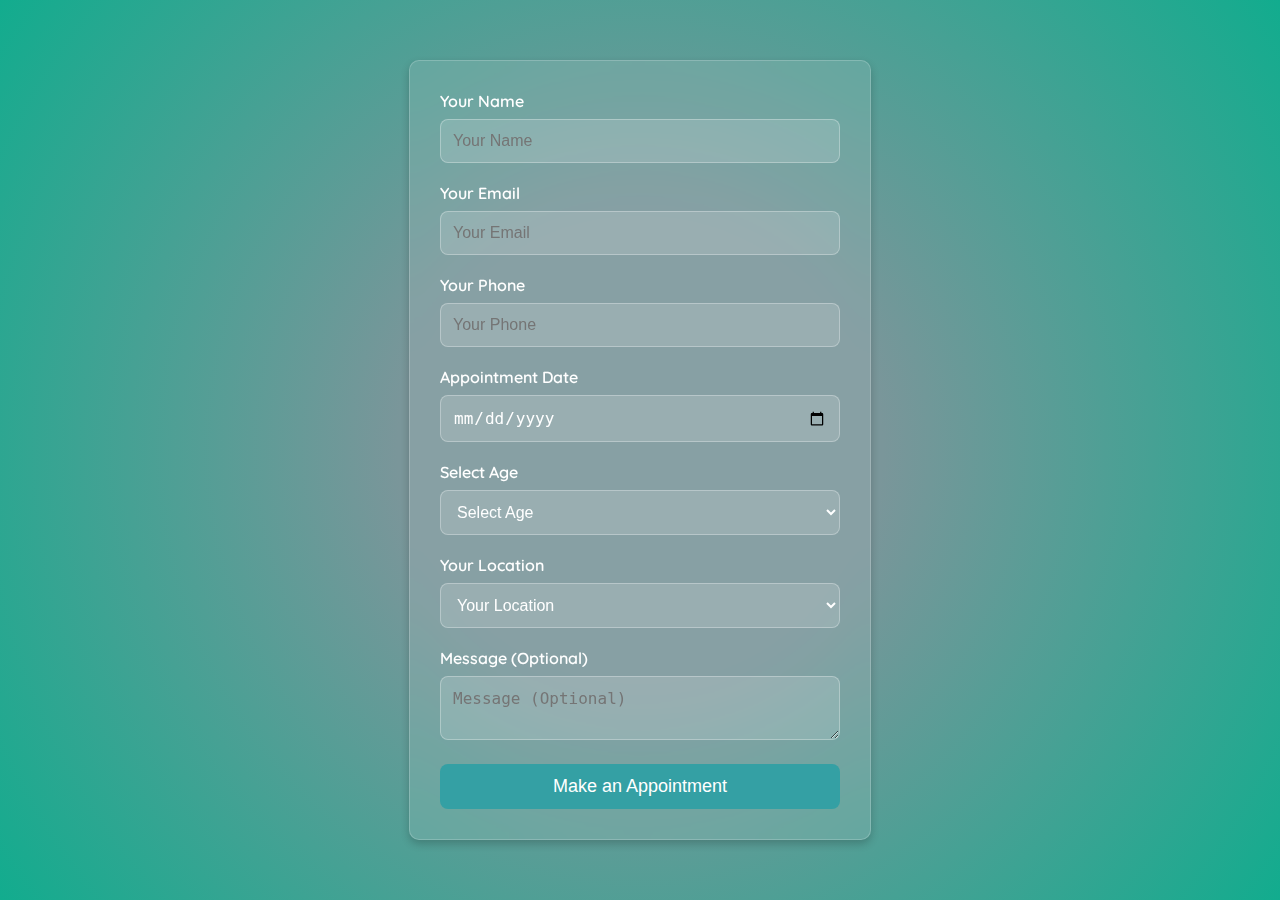
<file: appointment.html>
<!DOCTYPE html>
<html lang="en">
<head>
    <meta charset="UTF-8">
    <meta name="viewport" content="width=device-width, initial-scale=1.0">
    <title>RapiDoc</title>
    <style>
        @import url('https://fonts.googleapis.com/css2?family=Quicksand:wght@300;400;500;600;700&display=swap');

        body {
            font-family: 'Quicksand', sans-serif;
            background: rgb(122, 150, 154);
            background: radial-gradient(circle, rgba(122, 150, 154, 1) 31%, rgba(18, 172, 142, 1) 100%);
            display: flex;
            justify-content: center;
            align-items: center;
            height: 100vh;
            margin: 0;
            padding: 10px;
            box-sizing: border-box;
        }

        .appointment-form {
            background: rgba(255, 255, 255, 0.1);
            backdrop-filter: blur(15px);
            max-width: 400px;
            width: 100%;
            margin: 20px;
            padding: 30px;
            border: 1px solid rgba(255, 255, 255, 0.2);
            border-radius: 10px;
            box-shadow: 0 4px 8px rgba(0, 0, 0, 0.2);
            transition: transform 0.3s, box-shadow 0.3s;
        }

        .appointment-form:hover {
            transform: translateY(-5px);
            box-shadow: 0 8px 16px rgba(0, 0, 0, 0.3);
        }

        .form-group {
            margin-bottom: 20px;
        }

        label {
            display: block;
            font-weight: 600;
            margin-bottom: 8px;
            color: #ffffff;
        }

        input[type="text"],
        input[type="email"],
        input[type="date"],
        input[type="time"],
        textarea,
        select {
            width: 100%;
            padding: 12px;
            border: 1px solid rgba(255, 255, 255, 0.3);
            border-radius: 8px;
            box-sizing: border-box;
            background-color: rgba(255, 255, 255, 0.15);
            color: #ffffff;
            transition: all 0.3s;
            font-size: 16px;
        }

        input[type="text"]:focus,
        input[type="email"]:focus,
        input[type="date"]:focus,
        input[type="time"]:focus,
        textarea:focus,
        select:focus {
            border-color: #34a0a4;
            outline: none;
            box-shadow: 0 0 5px rgba(52, 160, 164, 0.5);
        }

        button {
            width: 100%;
            padding: 12px;
            background-color: #34a0a4;
            color: #ffffff;
            border: none;
            border-radius: 8px;
            cursor: pointer;
            transition: background-color 0.3s, box-shadow 0.3s;
            font-size: 18px;
        }

        button:hover {
            background-color: #2b908b;
            box-shadow: 0 4px 8px rgba(0, 0, 0, 0.2);
        }

        button:active {
            background-color: #267a75;
        }

        button a {
            text-decoration: none;
            color: #ffffff;
        }

        @media (max-width: 600px) {
            .appointment-form {
                padding: 20px;
                margin: 10px;
            }

            button {
                padding: 14px;
            }

            input[type="text"],
            input[type="email"],
            input[type="date"],
            input[type="time"],
            textarea,
            select {
                padding: 10px;
            }
        }
    </style>
</head>
<body>

<form id="appointmentForm" class="appointment-form">
    <div class="form-group">
        <label for="name">Your Name</label>
        <input type="text" id="name" name="name" placeholder="Your Name" required>
    </div>

    <div class="form-group">
        <label for="email">Your Email</label>
        <input type="email" id="email" name="email" placeholder="Your Email" required>
    </div>

    <div class="form-group">
        <label for="phone">Your Phone</label>
        <input type="text" id="phone" name="phone" placeholder="Your Phone" required>
    </div>

    <div class="form-group">
        <label for="date">Appointment Date</label>
        <input type="date" id="date" name="date" placeholder="Appointment Date" required>
    </div>

    <div class="form-group">
        <label for="age">Select Age</label>
        <select id="age" name="age" required>
            <option value="" disabled selected>Select Age</option>
            <option value="Under 18">Under 18</option>
            <option value="18-30">18-30</option>
            <option value="31-50">31-50</option>
            <option value="51-70">51-70</option>
            <option value="71 and above">71 and above</option>
        </select>
    </div>

    <div class="form-group">
        <label for="location">Your Location</label>
        <select id="location" name="location" required>
            <option value="" disabled selected>Your Location</option>
            <option value="Location 1">Hyderabad</option>
            <option value="Location 2">Chennai</option>
            <option value="Location 3">Delhi</option>
            <option value="Location 4">Ahmedabad</option>
            <option value="Location 5">Kolkata</option>
            <option value="Location 6">Banglore</option>
        </select>
    </div>

    <div class="form-group">
        <label for="message">Message (Optional)</label>
        <textarea id="message" name="message" placeholder="Message (Optional)"></textarea>
    </div>

    <button type="submit">Make an Appointment</button>
</form>

<script>
    document.getElementById('appointmentForm').addEventListener('submit', function(event) {
        event.preventDefault(); // Prevent the default form submission

        // Simulate form submission
        setTimeout(function() {
            alert('Appointment successful');
            // Optionally, clear the form fields after submission
            document.getElementById('appointmentForm').reset();
        }, 500); // Simulate a delay for form submission
    });
</script>

</body>
</html>
</file>
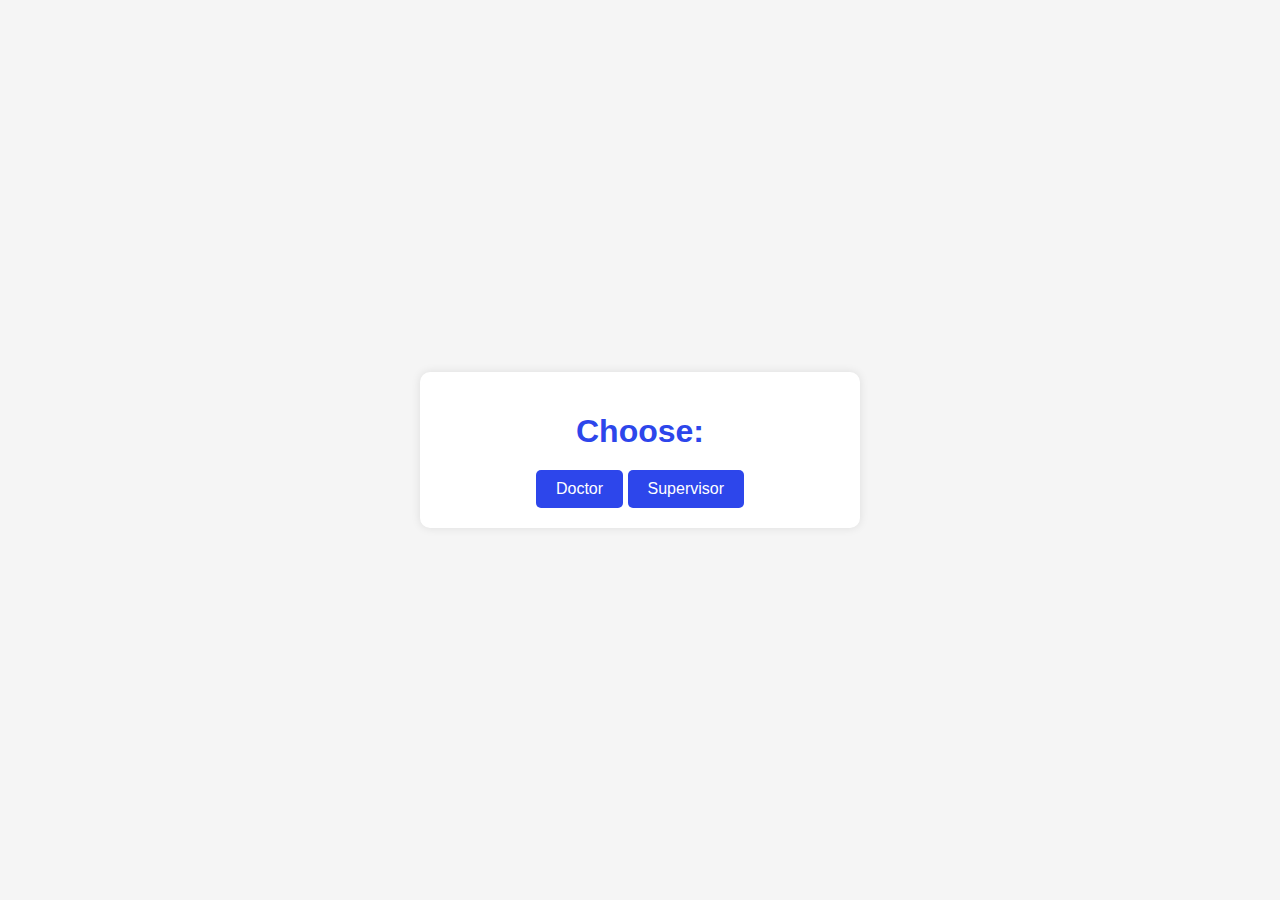
<file: button1.html>
<!DOCTYPE html>
<html lang="en">
<head>
    <meta charset="UTF-8">
    <meta name="viewport" content="width=device-width, initial-scale=1.0">
    <title>RapiDoc</title>
    <style>
        body {
            font-family: Arial, sans-serif;
            background-color: #f5f5f5;
            margin: 0;
            padding: 0;
            display: flex;
            justify-content: center;
            align-items: center;
            height: 100vh;
        }

        .container {
            text-align: center;
            background-color: #fff;
            border-radius: 10px;
            padding: 20px;
            box-shadow: 0 0 10px rgba(0, 0, 0, 0.1);
            max-width: 400px;
            width: 90%;
        }

        h1 {
            color: #2d46eb;
            margin-bottom: 20px;
        }

        .btn {
            padding: 10px 20px;
            background-color: #2d46eb;
            color: #fff;
            border: none;
            border-radius: 5px;
            cursor: pointer;
            text-decoration: none;
            transition: background-color 0.3s;
            display: inline-block;
        }

        .btn:hover {
            background-color: #bab8d0;
        }

        /* Media Queries */
        @media screen and (max-width: 600px) {
            .container {
                padding: 10px;
            }
            h1 {
                font-size: 22px;
            }
            .btn {
                padding: 8px 16px;
            }
        }
    </style>
</head>
<body>
    <div class="container">
        <h1>Choose:</h1>
        <a href="DocDash.html" class="btn">Doctor</a>
        <a href="Dashboard.html" class="btn">Supervisor</a>
    </div>
    
</body>
</html>
</file>
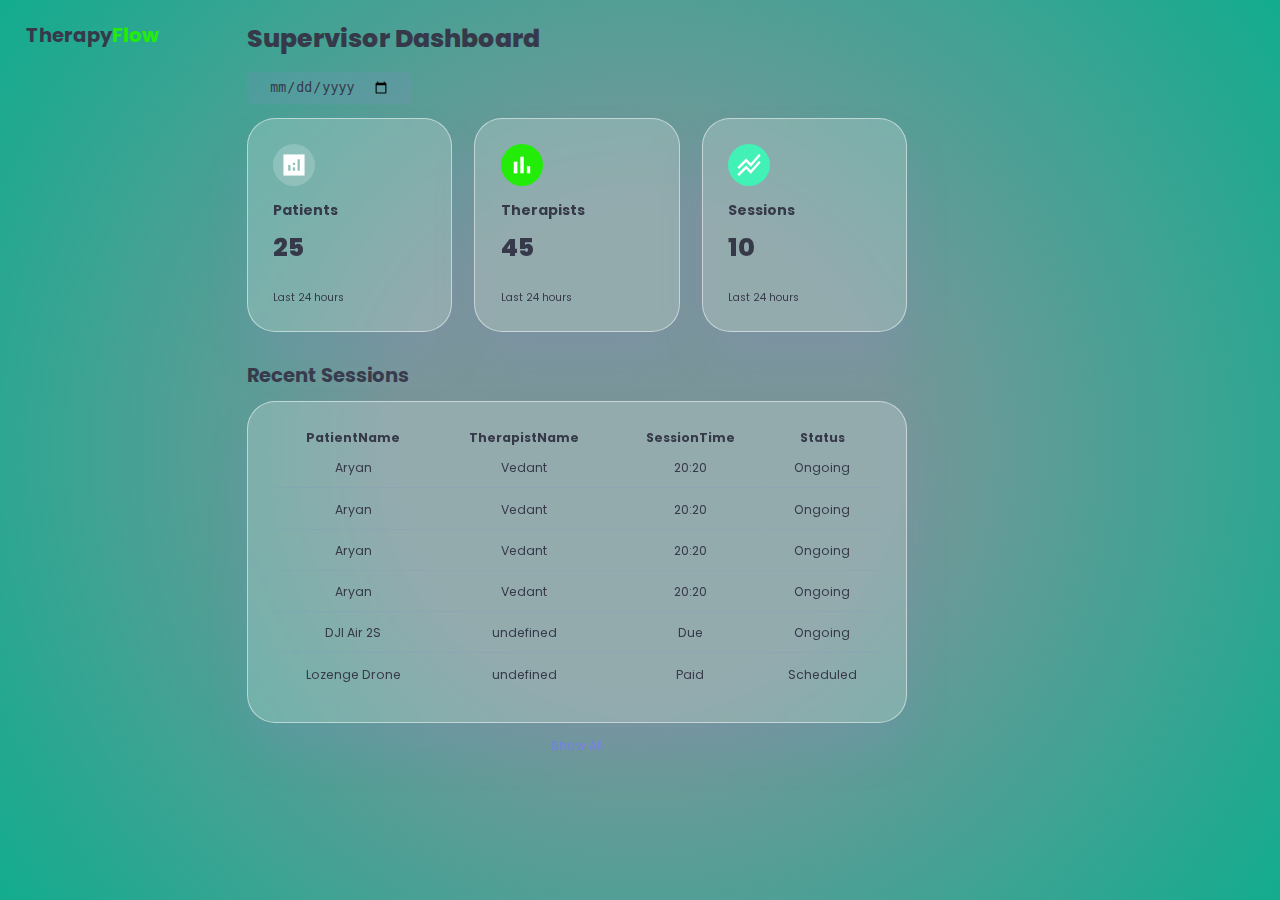
<file: Dashboard.html>
<!DOCTYPE html>
<html lang="en">
  <head>
    <meta charset="UTF-8" />
    <meta http-equiv="X-UA-Compatible" content="IE=edge" />
    <meta name="viewport" content="width=device-width, initial-scale=1.0" />
    <title>Supervisor Dashboard</title>

    <link
      href="https://fonts.googleapis.com/icon?family=Material+Icons+Sharp"
      rel="stylesheet"
    />
    <link rel="stylesheet" href="Dashboard.css" />
  </head>
  <body>
    <div class="container">
      <aside>
        <div class="top">
          <div class="logo">
            <h2>Therapy<span class="danger">Flow</span></h2>
          </div>
        </div>

      </aside>

      <main>
        <h1>Supervisor Dashboard</h1>

        <div class="date">
          <input type="date" />
        </div>

        <div class="insights">
          <!-- Patients -->
          <div class="sales">
            <span class="material-icons-sharp"> analytics </span>
            <div class="middle">
              <div class="left">
                <h3>Patients</h3>
                <h1>25</h1>
              </div>
            </div>
            <small class="text-muted"> Last 24 hours </small>
          </div>

          <!-- Therapists -->
          <div class="expenses">
            <span class="material-icons-sharp"> bar_chart </span>
            <div class="middle">
              <div class="left">
                <h3>Therapists</h3>
                <h1>45</h1>
              </div>
            </div>
            <small class="text-muted"> Last 24 hours </small>
          </div>

          <!-- Sessions -->
          <div class="income">
            <span class="material-icons-sharp"> stacked_line_chart </span>
            <div class="middle">
              <div class="left">
                <h3>Sessions</h3>
                <h1>10</h1>
              </div>
            </div>
            <small class="text-muted"> Last 24 hours </small>
          </div>
        </div>

        <div class="recent-orders">
          <h2>Recent Sessions</h2>
          <table id="recent-orders--table">
            <thead>
              <tr>
                <th>PatientName</th>
                <th>TherapistName</th>
                <th>SessionTime</th>
                <th>Status</th>
              </tr>
            </thead>
            <!-- Add tbody here | JS insertion -->
          </table>
          <a href="#">Show All</a>
        </div>
      </main>

      <div class="right">
        <div class="top">
          <button id="menu-btn">
            <span class="material-icons-sharp"> menu </span>
          </button>
        </div>
      </div>
    </div>

    <script src="Table1.js"></script>
    <script src="DashBoard1.js"></script>
  </body>
</html>
</file>
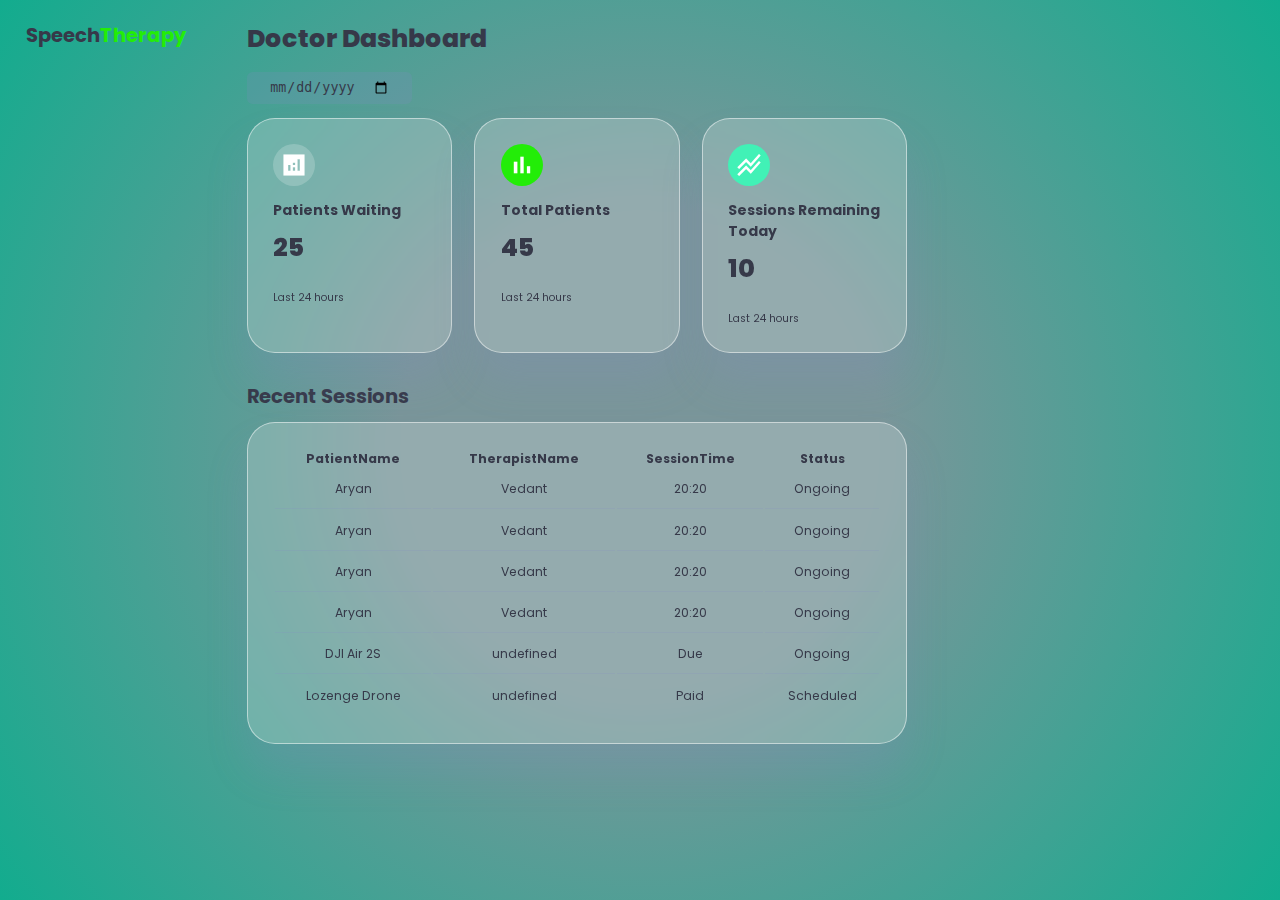
<file: DocDash.html>
<!DOCTYPE html>
<html lang="en">
  <head>
    <meta charset="UTF-8" />
    <meta http-equiv="X-UA-Compatible" content="IE=edge" />
    <meta name="viewport" content="width=device-width, initial-scale=1.0" />
    <title>Doctor Dashboard</title>

    <link
      href="https://fonts.googleapis.com/icon?family=Material+Icons+Sharp"
      rel="stylesheet"
    />
    <link rel="stylesheet" href="DocDash.css" />
  </head>
  <body>
    <div class="container">
      <aside>
        <div class="top">
          <div class="logo">
            <a href="index.html">
            <h2>Speech<span class="danger">Therapy</span></h2>
            </a>
          </div>
        </div>

      </aside>

      <main>
        <h1>Doctor Dashboard</h1>

        <div class="date">
          <input type="date" />
        </div>

        <div class="insights">
          <!-- Patients -->
          <div class="sales">
            <span class="material-icons-sharp"> analytics </span>
            <div class="middle">
              <div class="left">
                <h3>Patients Waiting</h3>
                <h1>25</h1>
              </div>
            </div>
            <small class="text-muted"> Last 24 hours </small>
          </div>

          <!-- Therapists -->
          <div class="expenses">
            <span class="material-icons-sharp"> bar_chart </span>
            <div class="middle">
              <div class="left">
                <h3>Total Patients</h3>
                <h1>45</h1>
              </div>
            </div>
            <small class="text-muted"> Last 24 hours </small>
          </div>

          <!-- Sessions -->
          <div class="income">
            <span class="material-icons-sharp"> stacked_line_chart </span>
            <div class="middle">
              <div class="left">
                <h3>Sessions Remaining Today</h3>
                <h1>10</h1>
              </div>
            </div>
            <small class="text-muted"> Last 24 hours </small>
          </div>
        </div>

        <div class="recent-orders">
          <h2>Recent Sessions</h2>
          <table id="recent-orders--table">
            <thead>
              <tr>
                <th>PatientName</th>
                <th>TherapistName</th>
                <th>SessionTime</th>
                <th>Status</th>
              </tr>
            </thead>
            <!-- Add tbody here | JS insertion -->
          </table>
        </div>
      </main>

      <div class="right">
        <div class="top">
          <button id="menu-btn">
            <span class="material-icons-sharp"> menu </span>
          </button>
        </div>
      </div>
    </div>

    <script src="Table2.js"></script>
    <script src="DocDash.js"></script>
  </body>
</html>
</file>
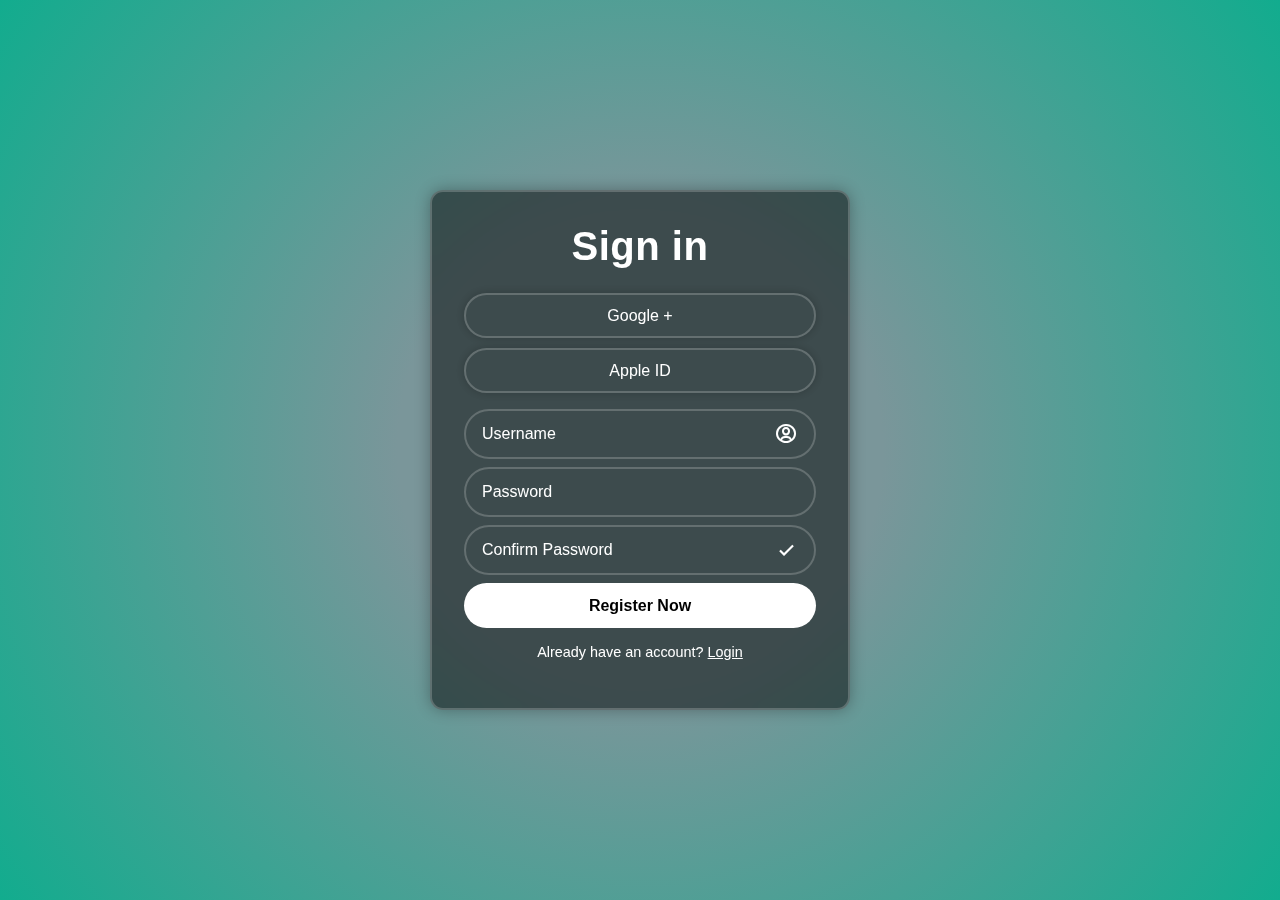
<file: index1.html>
<!DOCTYPE html>
<html lang="en">
<head>
    <meta charset="UTF-8">
    <meta name="viewport" content="width=device-width, initial-scale=1.0">
    <title>My Website</title>
    <link rel="stylesheet" href="style1.css">
    <link href='https://unpkg.com/boxicons@2.1.4/css/boxicons.min.css' rel='stylesheet'>
    <style>
        /* Place your updated CSS here */
        .show-password-btn {
            background: none;
            border: none;
            color: white;
            cursor: pointer;
            font-size: 1rem;
            position: absolute;
            right: 10px;
            top: 50%;
            transform: translateY(-50%);
            display: none; /* Initially hidden */
        }
        .show-password-btn.visible {
            display: block; /* Show button when needed */
        }
        .show-password-btn:hover {
            color: #ddd;
        }
        .password-container {
            position: relative;
        }
        .password-success {
            color: #4CAF50; /* Green color for success */
            font-size: 0.875rem;
            margin-top: 5px;
        }
        .password-success.visible {
            display: block;
        }
        .password-success.hidden {
            display: none;
        }
        .password-container input.valid {
            border-color: #4CAF50; /* Green border for valid input */
            background: rgba(76, 175, 80, 0.1); /* Light green background */
            animation: fadeIn 0.5s ease-in-out;
        }
        .password-container input.invalid {
            border-color: #F44336; /* Red border for invalid input */
            background: rgba(244, 67, 54, 0.1); /* Light red background */
            animation: shake 0.5s ease-in-out;
        }
        @keyframes shake {
            0% { transform: translateX(0); }
            25% { transform: translateX(-5px); }
            50% { transform: translateX(0); }
            75% { transform: translateX(5px); }
            100% { transform: translateX(0); }
        }
        @keyframes fadeIn {
            from { opacity: 0; }
            to { opacity: 1; }
        }
        .social-login {
            display: flex;
            flex-direction: column; /* Stack buttons vertically */
            gap: 10px;
            margin-bottom: 1rem;
        }
        .social-login button {
            width: 100%; /* Full width for buttons */
            height: 45px;
            background: transparent;
            border: 2px solid rgba(255, 255, 255, 0.2);
            border-radius: 40px;
            box-shadow: 0 0 10px rgba(0, 0, 0, 0.2);
            cursor: pointer;
            font-size: 1rem;
            color: white;
            font-weight: 500;
            transition: transform 0.4s ease-in-out;
            display: flex;
            align-items: center;
            justify-content: center; /* Center text and icon */
            padding: 0 1rem;
            text-align: center;
        }
        .social-login button:hover {
            transform: scale(1.05);
        }
        .social-login .google-btn i,
        .social-login .apple-btn i {
            font-size: 24px;
            margin-right: 8px;
        }
    </style>
</head>
<body>
    <div class="container">
        <form id="registerForm">
            <h1>Sign in</h1>
            <div class="social-login">
                <button type="button" class="google-btn">Google +</button>
                <button type="button" class="apple-btn">Apple ID</button>
            </div>
            <div class="form-input password-container">
                <input type="text" id="username" placeholder="Username" required>
                <i class='bx bx-user-circle'></i>
            </div>
            <div class="form-input password-container">
                <input type="password" id="password" placeholder="Password" required>
                
                <button type="button" class="show-password-btn" id="togglePassword">👁️</button>
                <div id="passwordError" style="color: red; display: none;">Password must be at least 8 characters long and contain at least one uppercase letter, one number, and one special character.</div>
                <div id="passwordSuccess" class="password-success hidden">Password is correct!</div>
            </div>
            <div class="form-input password-container">
                <input type="password" id="confirmPassword" placeholder="Confirm Password" required>
                <i class='bx bx-check'></i>
                <div id="confirmPasswordError" style="color: red; display: none;">Passwords do not match.</div>
            </div>
            <button type="submit" class="btn">Register Now</button>
            <div class="login-link">
                <p>Already have an account? <a href='#'>Login</a></p>
            </div>
        </form>
        <div id="loading" style="display: none;">Loading...</div>
    </div>

    <script>
        document.addEventListener('DOMContentLoaded', function() {
            const registerForm = document.getElementById('registerForm');
            const passwordInput = document.getElementById('password');
            const confirmPasswordInput = document.getElementById('confirmPassword');
            const passwordError = document.getElementById('passwordError');
            const confirmPasswordError = document.getElementById('confirmPasswordError');
            const passwordSuccess = document.getElementById('passwordSuccess');
            const loading = document.getElementById('loading');
            const togglePasswordBtn = document.getElementById('togglePassword');

            function validatePassword(password) {
                const minLength = 8;
                const uppercaseRegExp = /[A-Z]/;
                const numberRegExp = /[0-9]/;
                const specialCharRegExp = /[!@#$%^&*(),.?":{}|<>]/;

                return password.length >= minLength &&
                       uppercaseRegExp.test(password) &&
                       numberRegExp.test(password) &&
                       specialCharRegExp.test(password);
            }

            passwordInput.addEventListener('input', function() {
                const password = passwordInput.value;
                const passwordIsValid = validatePassword(password);
                const showButtonVisible = password.length > 0;

                if (passwordIsValid) {
                    passwordInput.classList.add('valid');
                    passwordInput.classList.remove('invalid');
                    passwordSuccess.classList.add('visible');
                    passwordSuccess.classList.remove('hidden');
                } else {
                    passwordInput.classList.add('invalid');
                    passwordInput.classList.remove('valid');
                    passwordSuccess.classList.add('hidden');
                    passwordSuccess.classList.remove('visible');
                }

                passwordError.style.display = passwordIsValid ? 'none' : 'block';
                togglePasswordBtn.classList.toggle('visible', showButtonVisible);
            });

            confirmPasswordInput.addEventListener('input', function() {
                const password = passwordInput.value;
                const confirmPassword = confirmPasswordInput.value;
                const passwordsMatch = password === confirmPassword;
                confirmPasswordError.style.display = passwordsMatch ? 'none' : 'block';
            });

            registerForm.addEventListener('submit', function(event) {
                event.preventDefault(); // Prevent form submission
                loading.style.display = 'block'; // Show loader
                
                const password = passwordInput.value;
                const confirmPassword = confirmPasswordInput.value;

                if (password === "1@Vedant") {
                    alert('Special case password accepted. Proceeding with registration.');
                    loading.style.display = 'none'; // Hide loader
                    return; // Handle special case as needed
                }

                const passwordIsValid = validatePassword(password);
                const passwordsMatch = password === confirmPassword;

                if (passwordIsValid && passwordsMatch) {
                    // Example AJAX request
                    fetch('/register', {
                        method: 'POST',
                        headers: {
                            'Content-Type': 'application/json'
                        },
                        body: JSON.stringify({
                            username: document.getElementById('username').value,
                            password: password
                        })
                    })
                    .then(response => response.json())
                    .then(data => {
                        console.log('Success:', data);
                        alert('Registration successful!');
                        loading.style.display = 'none'; // Hide loader
                    })
                    .catch(error => {
                        console.error('Error:', error);
                        alert('Registration failed. Please try again.');
                        loading.style.display = 'none'; // Hide loader
                    });
                } else {
                    loading.style.display = 'none'; // Hide loader if validation fails
                }
            });

            togglePasswordBtn.addEventListener('click', function() {
                const isPasswordVisible = passwordInput.type === 'text';
                if (isPasswordVisible) {
                    passwordInput.type = 'password';
                    confirmPasswordInput.type = 'password';
                    togglePasswordBtn.textContent = '👁️'; // Eye icon
                } else {
                    passwordInput.type = 'text';
                    confirmPasswordInput.type = 'text';
                    togglePasswordBtn.textContent = '🔒'; // Lock icon
                }
            });
        });
    </script>
</body>
</html>
</file>
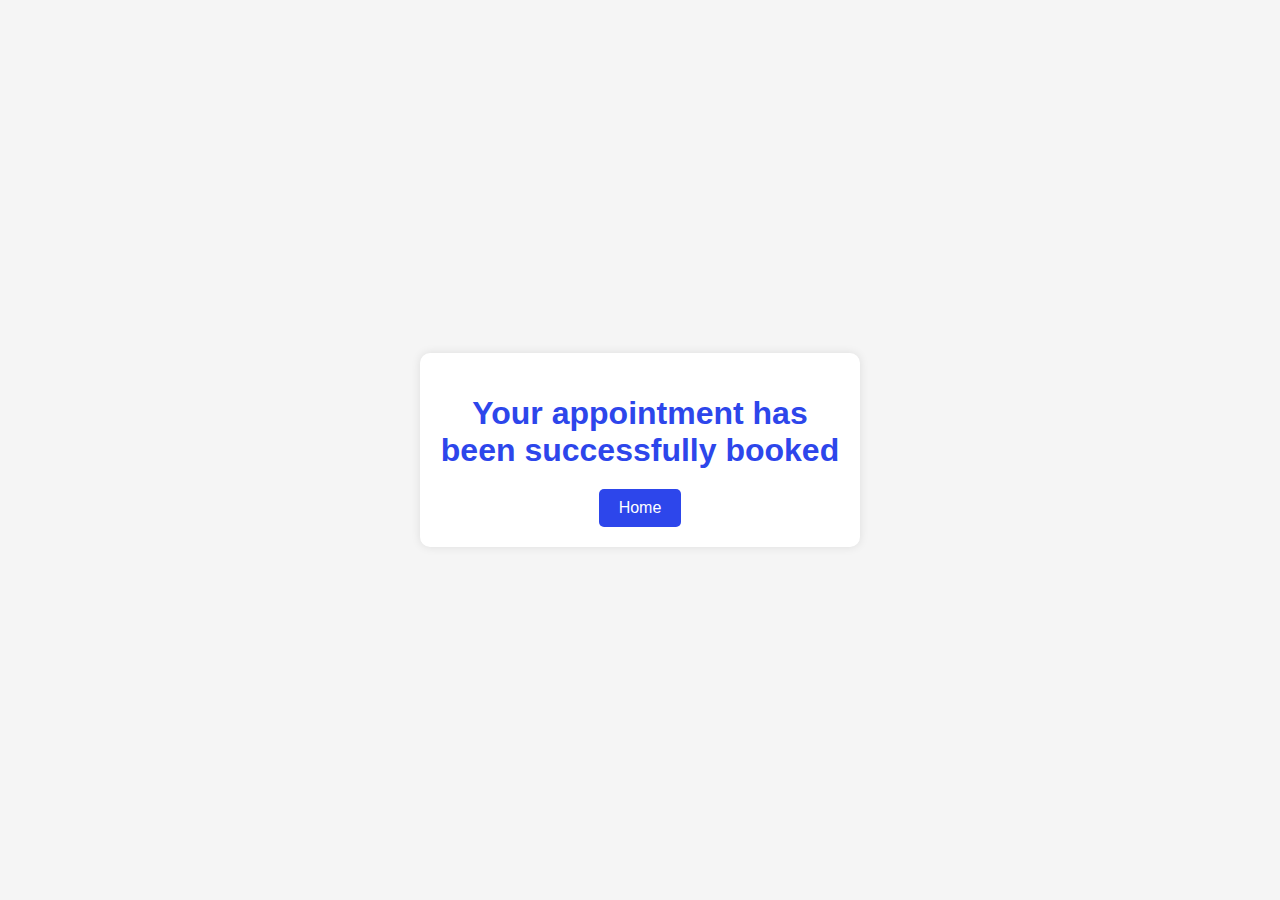
<file: successful_appointment.html>
<!DOCTYPE html>
<html lang="en">
<head>
    <meta charset="UTF-8">
    <meta name="viewport" content="width=device-width, initial-scale=1.0">
    <title>RapiDoc</title>
    <style>
        body {
            font-family: Arial, sans-serif;
            background-color: #f5f5f5;
            margin: 0;
            padding: 0;
            display: flex;
            justify-content: center;
            align-items: center;
            height: 100vh;
        }

        .container {
            text-align: center;
            background-color: #fff;
            border-radius: 10px;
            padding: 20px;
            box-shadow: 0 0 10px rgba(0, 0, 0, 0.1);
            max-width: 400px;
            width: 90%;
        }

        h1 {
            color: #2d46eb;
            margin-bottom: 20px;
        }

        .btn {
            padding: 10px 20px;
            background-color: #2d46eb;
            color: #fff;
            border: none;
            border-radius: 5px;
            cursor: pointer;
            text-decoration: none;
            transition: background-color 0.3s;
            display: inline-block;
        }

        .btn:hover {
            background-color: #bab8d0;
        }

        /* Media Queries */
        @media screen and (max-width: 600px) {
            .container {
                padding: 10px;
            }
            h1 {
                font-size: 22px;
            }
            .btn {
                padding: 8px 16px;
            }
        }
    </style>
</head>
<body>
    <div class="container">
        <h1>Your appointment has been successfully booked</h1>
        <a href="index.html" class="btn">Home</a>
    </div>
</body>
</html>
</file>
<file: Dashboard.css>
@import url("https://fonts.googleapis.com/css2?family=Poppins:wght@300;400;500;600;700;800&display=swap");

/* ROOT VARIABLES */
:root {
  --color-primary: #7380ec;
  --color-white: #fff;
  --color-info-dark: #7d8da1;
  --color-danger: #23ed08;
  --color-info-light: #dce1eb;
  --color-dark: #363949;
  --color-light: rgba(132, 139, 200, 0.18);
  --color-background: #f6f6f9;
  --color-success: #41f1b6;
  --card-border-radius: 2rem;
  --border-radius-1: 0.4rem;
  --border-radius-2: 0.8rem;
  --border-radius-3: 1.2rem;
  --card-padding: 1.8rem;
  --padding-1: 1.2rem;
  --box-shadow: 0 2rem 3rem var(--color-light);
  --glass-background: rgba(255, 255, 255, 0.2);
  --glass-border-color: rgba(255, 255, 255, 0.5);
  --glass-blur: 10px;
}

/* COMMON STYLES */
* {
  margin: 0;
  padding: 0;
  outline: 0;
  appearance: none;
  border: 0;
  text-decoration: none;
  list-style: none;
  box-sizing: border-box;
}

html {
  font-size: 14px;
}

body {
  background: rgb(122, 150, 154);
  background: radial-gradient(circle, rgba(122, 150, 154, 1) 31%, rgba(18, 172, 142, 1) 100%);
  width: 100vw;
  height: 100vh;
  font-family: Poppins, sans-serif;
  font-size: 0.88rem;
  user-select: none;
  overflow-x: hidden;
  color: var(--color-dark);
}

.container {
  display: grid;
  width: 96%;
  margin: 0 auto;
  gap: 1.8rem;
  grid-template-columns: 14rem auto 23rem;
}

a {
  color: var(--color-dark);
}

img {
  display: block;
  width: 100%;
}

h1 {
  font-weight: 800;
  font-size: 1.8rem;
}

h2 {
  font-size: 1.4rem;
}

h3 {
  font-size: 0.87rem;
}

h4 {
  font-size: 0.8rem;
}

h5 {
  font-family: 0.77rem;
}

small {
  font-size: 0.75rem;
}

.profile-photo {
  width: 2.8rem;
  height: 2.8rem;
  border-radius: 50%;
  overflow: hidden;
}

.text-muted {
  color: var(--color-info-dark);
}

p {
  color: var(--color-dark-variant);
}

b {
  color: var(--color-dark);
}

.primary {
  color: var(--color-primary);
}

.danger {
  color: var(--color-danger);
}

.success {
  color: var(--color-success);
}

.warning {
  color: var(--color-warning);
}

/* START ASIDE */
aside {
  height: 100vh;
}

aside .top {
  display: flex;
  align-items: center;
  justify-content: space-between;
  margin-top: 1.4rem;
}

aside .logo {
  display: flex;
  gap: 0.8rem;
}

aside .logo img {
  width: 2rem;
  height: 2rem;
}

aside .close {
  display: none;
}

/* START MAIN */
main {
  margin-top: 1.4rem;
}

/* START DATE INPUT */
main .date {
  display: inline-block;
  background: var(--color-light);
  border-radius: var(--border-radius-1);
  margin-top: 1rem;
  padding: 0.5rem 1.6rem;
}

main .date input[type="date"] {
  background: transparent;
  color: var(--color-dark);
}

/* END DATE INPUT */

/* START INSIGHTS */
main .insights {
  display: grid;
  grid-template-columns: repeat(3, 1fr);
  gap: 1.6rem;
}

main .insights > div {
  background: var(--glass-background);
  border: 1px solid var(--glass-border-color);
  padding: var(--card-padding);
  border-radius: var(--card-border-radius);
  margin-top: 1rem;
  box-shadow: var(--box-shadow);
  backdrop-filter: blur(var(--glass-blur));
  -webkit-backdrop-filter: blur(var(--glass-blur));
  transition: all 300ms ease;
}

main .insights > div:hover {
  cursor: pointer;
  box-shadow: 0 8px 12px rgba(0, 0, 0, 0.2);
  transform: translateY(-5px);
}

main .insights > div span {
  background: var(--glass-background);
  padding: 0.5rem;
  border-radius: 50%;
  color: var(--color-white);
  font-size: 2rem;
}

main .insights > div.expenses span {
  background: var(--color-danger);
}

main .insights > div.income span {
  background: var(--color-success);
}

main .insights > div .middle {
  display: flex;
  align-items: center;
  justify-content: space-between;
  color: var(--color-dark);
}

main .insights h3 {
  margin: 1rem 0 0.6rem;
  font-size: 1rem;
  color: var(--color-dark);
}

main .insights .progress {
  position: relative;
  width: 92px;
  height: 92px;
  border-radius: 50%;
}

main .insights svg {
  width: 7rem;
  height: 7rem;
}

main .insights svg circle {
  fill: none;
  stroke: var(--color-primary);
  stroke-width: 14;
  stroke-linecap: round;
  transform: translate(5px, 5px);
  stroke-dasharray: 110;
  stroke-dashoffset: 92;
}

main .insights .sales svg circle {
  stroke-dashoffset: -30;
  stroke-dasharray: 200;
}

main .insights .expenses svg circle {
  stroke-dashoffset: 20;
  stroke-dasharray: 80;
}

main .insights .income svg circle {
  stroke-dashoffset: 35;
}

main .insights .progress .number {
  position: absolute;
  top: -2px;
  left: -2px;
  height: 100%;
  width: 100%;
  display: flex;
  justify-content: center;
  align-items: center;
  color: var(--color-dark);
}

main .insights small {
  margin-top: 1.6rem;
  display: block;
  color: var(--color-dark);
}

/* END INSIGHTS */

/* START RECENT ORDERS */
main .recent-orders {
  margin-top: 2rem;
}

main .recent-orders h2 {
  margin-bottom: 0.8rem;
  color: var(--color-dark);
}

main .recent-orders table {
  background: var(--glass-background);
  border: 1px solid var(--glass-border-color);
  width: 100%;
  border-radius: var(--card-border-radius);
  padding: var(--card-padding);
  text-align: center;
  box-shadow: var(--box-shadow);
  backdrop-filter: blur(var(--glass-blur));
  -webkit-backdrop-filter: blur(var(--glass-blur));
  transition: all 300ms ease;
}

main .recent-orders table:hover {
  box-shadow: 0 8px 12px rgba(0, 0, 0, 0.2);
  transform: translateY(-5px);
}

main table tbody td {
  height: 2.8rem;
  border-bottom: 1px solid var(--color-light);
  color: var(--color-dark-variant);
}

main table tbody tr:last-child td {
  border: none;
}

main .recent-orders a {
  text-align: center;
  display: block;
  margin: 1rem auto;
  color: var(--color-primary);
  transition: color 300ms ease;
}

main .recent-orders a:hover {
  color: var(--color-dark);
}

/* END RECENT ORDERS */

/* START RIGHT SECTION */
.right {
  margin-top: 1.4rem;
}

.right .top {
  display: flex;
  justify-content: end;
  gap: 2rem;
}

.right .top button {
  display: none;
}

.right .theme-toggler {
  background: var(--color-light);
  display: flex;
  justify-content: space-between;
  align-items: center;
  height: 1.6rem;
  width: 4.2rem;
  cursor: pointer;
  border-radius: var(--border-radius-1);
}

.right .theme-toggler span {
  font-size: 1.2rem;
  width: 50%;
  height: 100%;
  display: flex;
  align-items: center;
}

/* Other CSS code continues... */
</file>
<file: DocDash.css>
@import url("https://fonts.googleapis.com/css2?family=Poppins:wght@300;400;500;600;700;800&display=swap");

/* ROOT VARIABLES */
:root {
  --color-primary: #7380ec;
  --color-white: #fff;
  --color-info-dark: #7d8da1;
  --color-danger: #23ed08;
  --color-info-light: #dce1eb;
  --color-dark: #363949;
  --color-light: rgba(132, 139, 200, 0.18);
  --color-background: #f6f6f9;
  --color-success: #41f1b6;
  --card-border-radius: 2rem;
  --border-radius-1: 0.4rem;
  --border-radius-2: 0.8rem;
  --border-radius-3: 1.2rem;
  --card-padding: 1.8rem;
  --padding-1: 1.2rem;
  --box-shadow: 0 2rem 3rem var(--color-light);
  --glass-background: rgba(255, 255, 255, 0.2);
  --glass-border-color: rgba(255, 255, 255, 0.5);
  --glass-blur: 10px;
}

/* COMMON STYLES */
* {
  margin: 0;
  padding: 0;
  outline: 0;
  appearance: none;
  border: 0;
  text-decoration: none;
  list-style: none;
  box-sizing: border-box;
}

html {
  font-size: 14px;
}

body {
  background: rgb(122, 150, 154);
  background: radial-gradient(circle, rgba(122, 150, 154, 1) 31%, rgba(18, 172, 142, 1) 100%);
  width: 100vw;
  height: 100vh;
  font-family: Poppins, sans-serif;
  font-size: 0.88rem;
  user-select: none;
  overflow-x: hidden;
  color: var(--color-dark);
}

.container {
  display: grid;
  width: 96%;
  margin: 0 auto;
  gap: 1.8rem;
  grid-template-columns: 14rem auto 23rem;
}

a {
  color: var(--color-dark);
}

img {
  display: block;
  width: 100%;
}

h1 {
  font-weight: 800;
  font-size: 1.8rem;
}

h2 {
  font-size: 1.4rem;
}

h3 {
  font-size: 0.87rem;
}

h4 {
  font-size: 0.8rem;
}

h5 {
  font-family: 0.77rem;
}

small {
  font-size: 0.75rem;
}

.profile-photo {
  width: 2.8rem;
  height: 2.8rem;
  border-radius: 50%;
  overflow: hidden;
}

.text-muted {
  color: var(--color-info-dark);
}

p {
  color: var(--color-dark-variant);
}

b {
  color: var(--color-dark);
}

.primary {
  color: var(--color-primary);
}

.danger {
  color: var(--color-danger);
}

.success {
  color: var(--color-success);
}

.warning {
  color: var(--color-warning);
}

/* START ASIDE */
aside {
  height: 100vh;
}

aside .top {
  display: flex;
  align-items: center;
  justify-content: space-between;
  margin-top: 1.4rem;
}

aside .logo {
  display: flex;
  gap: 0.8rem;
}

aside .logo img {
  width: 2rem;
  height: 2rem;
}

aside .close {
  display: none;
}

/* START MAIN */
main {
  margin-top: 1.4rem;
}

/* START DATE INPUT */
main .date {
  display: inline-block;
  background: var(--color-light);
  border-radius: var(--border-radius-1);
  margin-top: 1rem;
  padding: 0.5rem 1.6rem;
}

main .date input[type="date"] {
  background: transparent;
  color: var(--color-dark);
}

/* END DATE INPUT */

/* START INSIGHTS */
main .insights {
  display: grid;
  grid-template-columns: repeat(3, 1fr);
  gap: 1.6rem;
}

main .insights > div {
  background: var(--glass-background);
  border: 1px solid var(--glass-border-color);
  padding: var(--card-padding);
  border-radius: var(--card-border-radius);
  margin-top: 1rem;
  box-shadow: var(--box-shadow);
  backdrop-filter: blur(var(--glass-blur));
  -webkit-backdrop-filter: blur(var(--glass-blur));
  transition: all 300ms ease;
}

main .insights > div:hover {
  cursor: pointer;
  box-shadow: 0 8px 12px rgba(0, 0, 0, 0.2);
  transform: translateY(-5px);
}

main .insights > div span {
  background: var(--glass-background);
  padding: 0.5rem;
  border-radius: 50%;
  color: var(--color-white);
  font-size: 2rem;
}

main .insights > div.expenses span {
  background: var(--color-danger);
}

main .insights > div.income span {
  background: var(--color-success);
}

main .insights > div .middle {
  display: flex;
  align-items: center;
  justify-content: space-between;
  color: var(--color-dark);
}

main .insights h3 {
  margin: 1rem 0 0.6rem;
  font-size: 1rem;
  color: var(--color-dark);
}

main .insights .progress {
  position: relative;
  width: 92px;
  height: 92px;
  border-radius: 50%;
}

main .insights svg {
  width: 7rem;
  height: 7rem;
}

main .insights svg circle {
  fill: none;
  stroke: var(--color-primary);
  stroke-width: 14;
  stroke-linecap: round;
  transform: translate(5px, 5px);
  stroke-dasharray: 110;
  stroke-dashoffset: 92;
}

main .insights .sales svg circle {
  stroke-dashoffset: -30;
  stroke-dasharray: 200;
}

main .insights .expenses svg circle {
  stroke-dashoffset: 20;
  stroke-dasharray: 80;
}

main .insights .income svg circle {
  stroke-dashoffset: 35;
}

main .insights .progress .number {
  position: absolute;
  top: -2px;
  left: -2px;
  height: 100%;
  width: 100%;
  display: flex;
  justify-content: center;
  align-items: center;
  color: var(--color-dark);
}

main .insights small {
  margin-top: 1.6rem;
  display: block;
  color: var(--color-dark);
}

/* END INSIGHTS */

/* START RECENT ORDERS */
main .recent-orders {
  margin-top: 2rem;
}

main .recent-orders h2 {
  margin-bottom: 0.8rem;
  color: var(--color-dark);
}

main .recent-orders table {
  background: var(--glass-background);
  border: 1px solid var(--glass-border-color);
  width: 100%;
  border-radius: var(--card-border-radius);
  padding: var(--card-padding);
  text-align: center;
  box-shadow: var(--box-shadow);
  backdrop-filter: blur(var(--glass-blur));
  -webkit-backdrop-filter: blur(var(--glass-blur));
  transition: all 300ms ease;
}

main .recent-orders table:hover {
  box-shadow: 0 8px 12px rgba(0, 0, 0, 0.2);
  transform: translateY(-5px);
}

main table tbody td {
  height: 2.8rem;
  border-bottom: 1px solid var(--color-light);
  color: var(--color-dark-variant);
}

main table tbody tr:last-child td {
  border: none;
}

main .recent-orders a {
  text-align: center;
  display: block;
  margin: 1rem auto;
  color: var(--color-primary);
  transition: color 300ms ease;
}

main .recent-orders a:hover {
  color: var(--color-dark);
}

/* END RECENT ORDERS */

/* START RIGHT SECTION */
.right {
  margin-top: 1.4rem;
}

.right .top {
  display: flex;
  justify-content: end;
  gap: 2rem;
}

.right .top button {
  display: none;
}

.right .theme-toggler {
  background: var(--color-light);
  display: flex;
  justify-content: space-between;
  align-items: center;
  height: 1.6rem;
  width: 4.2rem;
  cursor: pointer;
  border-radius: var(--border-radius-1);
}

.right .theme-toggler span {
  font-size: 1.2rem;
  width: 50%;
  height: 100%;
  display: flex;
  align-items: center;
}

/* Other CSS code continues... */
</file>
<file: style1.css>
* {
    box-sizing: border-box;
    margin: 0;
    padding: 0;
}

body {
    background: rgb(122, 150, 154);
  background: radial-gradient(circle, rgba(122, 150, 154, 1) 31%, rgba(18, 172, 142, 1) 100%);
    font-family: sans-serif;
    display: flex;
    justify-content: center;
    align-items: center;
    min-height: 100vh;
}

.container {
    width: 90%;
    max-width: 420px;
    background: rgba(0, 0, 0, 0.5); /* Slight background color for contrast */
    border: 2px solid rgba(255, 255, 255, 0.2);
    backdrop-filter: blur(9px);
    color: white;
    border-radius: 13px;
    padding: 2rem;
    box-shadow: 0 0 15px rgba(0, 0, 0, 0.3);
}

.container h1 {
    text-align: center;
    font-size: 2.5rem;
    font-weight: 600;
    margin-bottom: 1.5rem;
    letter-spacing: 0.5px;
}

.social-login {
    display: flex;
    flex-direction: column; /* Stack buttons vertically */
    gap: 10px;
    margin-bottom: 1rem;
}

.google-btn,
.apple-btn {
    width: 100%; /* Full width for buttons */
    height: 45px;
    background: transparent;
    border: 2px solid rgba(255, 255, 255, 0.2);
    border-radius: 40px;
    box-shadow: 0 0 10px rgba(0, 0, 0, 0.2);
    cursor: pointer;
    font-size: 1rem;
    color: white;
    font-weight: 500;
    transition: transform 0.4s ease-in-out;
    display: flex;
    align-items: center;
    justify-content: center; /* Center text and icon */
    padding: 0 1rem;
    text-align: center;
}

.google-btn:hover,
.apple-btn:hover {
    transform: scale(1.05);
}

i[class^='bx'] {
    font-size: 24px;
    margin-right: 8px;
}

.container .form-input {
    position: relative;
    width: 100%;
    margin: 0.5rem 0;
}

.form-input input {
    width: 100%;
    height: 50px;
    background: transparent;
    border: 2px solid rgba(255, 255, 255, 0.2);
    border-radius: 40px;
    font-size: 1rem;
    color: white;
    padding: 0 2rem 0 1rem;
}

.form-input input::placeholder {
    color: white;
}

.bx {
    position: absolute;
    right: 10px;
    top: 50%;
    transform: translateY(-50%);
}

.container .btn {
    width: 100%;
    height: 45px;
    background: white;
    border: none;
    border-radius: 40px;
    cursor: pointer;
    font-size: 1rem;
    color: black;
    font-weight: 550;
    transition: transform 0.4s ease-in-out;
}

.container .btn:hover {
    transform: scale(1.05);
}

.login-link p a {
    color: white;
    font-weight: 500;
}

.login-link p a:hover {
    text-decoration: underline;
}

.container .login-link {
    font-size: 0.9rem;
    text-align: center;
    margin: 1rem 0 1rem;
}

/* Media Queries for Responsiveness */
@media only screen and (max-width: 768px) {
    .container {
        padding: 1.5rem;
    }

    .container h1 {
        font-size: 2rem;
        margin-bottom: 1rem;
    }

    .social-login {
        flex-direction: column;
        gap: 10px;
    }
}

@media only screen and (max-width: 480px) {
    .container {
        padding: 1rem;
    }

    .container h1 {
        font-size: 1.8rem;
        margin-bottom: 0.5rem;
    }

    .form-input input {
        font-size: 0.875rem;
        padding: 0 1.5rem 0 0.75rem;
    }

    .container .btn {
        font-size: 0.875rem;
    }

    .login-link {
        font-size: 0.75rem;
    }
}
/* Add styles for the password toggle button */
.show-password-btn {
    background: none;
    border: none;
    color: white;
    cursor: pointer;
    font-size: 1rem;
    position: absolute;
    right: 10px;
    top: 50%;
    transform: translateY(-50%);
    display: none; /* Initially hidden */
}

.show-password-btn.visible {
    display: block; /* Show button when needed */
}

.show-password-btn:hover {
    color: #ddd;
}

.password-container {
    position: relative;
}

.password-container input {
    width: 100%;
    height: 50px;
    background: transparent;
    border: 2px solid rgba(255, 255, 255, 0.2);
    border-radius: 40px;
    font-size: 1rem;
    color: white;
    padding: 0 2rem 0 1rem;
}
/* Spinner Styles */
#loading {
    display: none; /* Initially hidden */
    position: fixed;
    top: 0;
    left: 0;
    width: 100%;
    height: 100%;
    background: rgba(0, 0, 0, 0.5);
    color: white;
    text-align: center;
    font-size: 1.5rem;
    line-height: 100vh;
    z-index: 1000; /* Ensure it's on top of other content */
}

#loading .spinner {
    border: 8px solid rgba(255, 255, 255, 0.2); /* Light border */
    border-left: 8px solid white; /* Colored border */
    border-radius: 50%;
    width: 50px;
    height: 50px;
    animation: spin 1s linear infinite;
    margin: 0 auto; /* Center spinner */
}

@keyframes spin {
    0% { transform: rotate(0deg); }
    100% { transform: rotate(360deg); }
}
</file>
